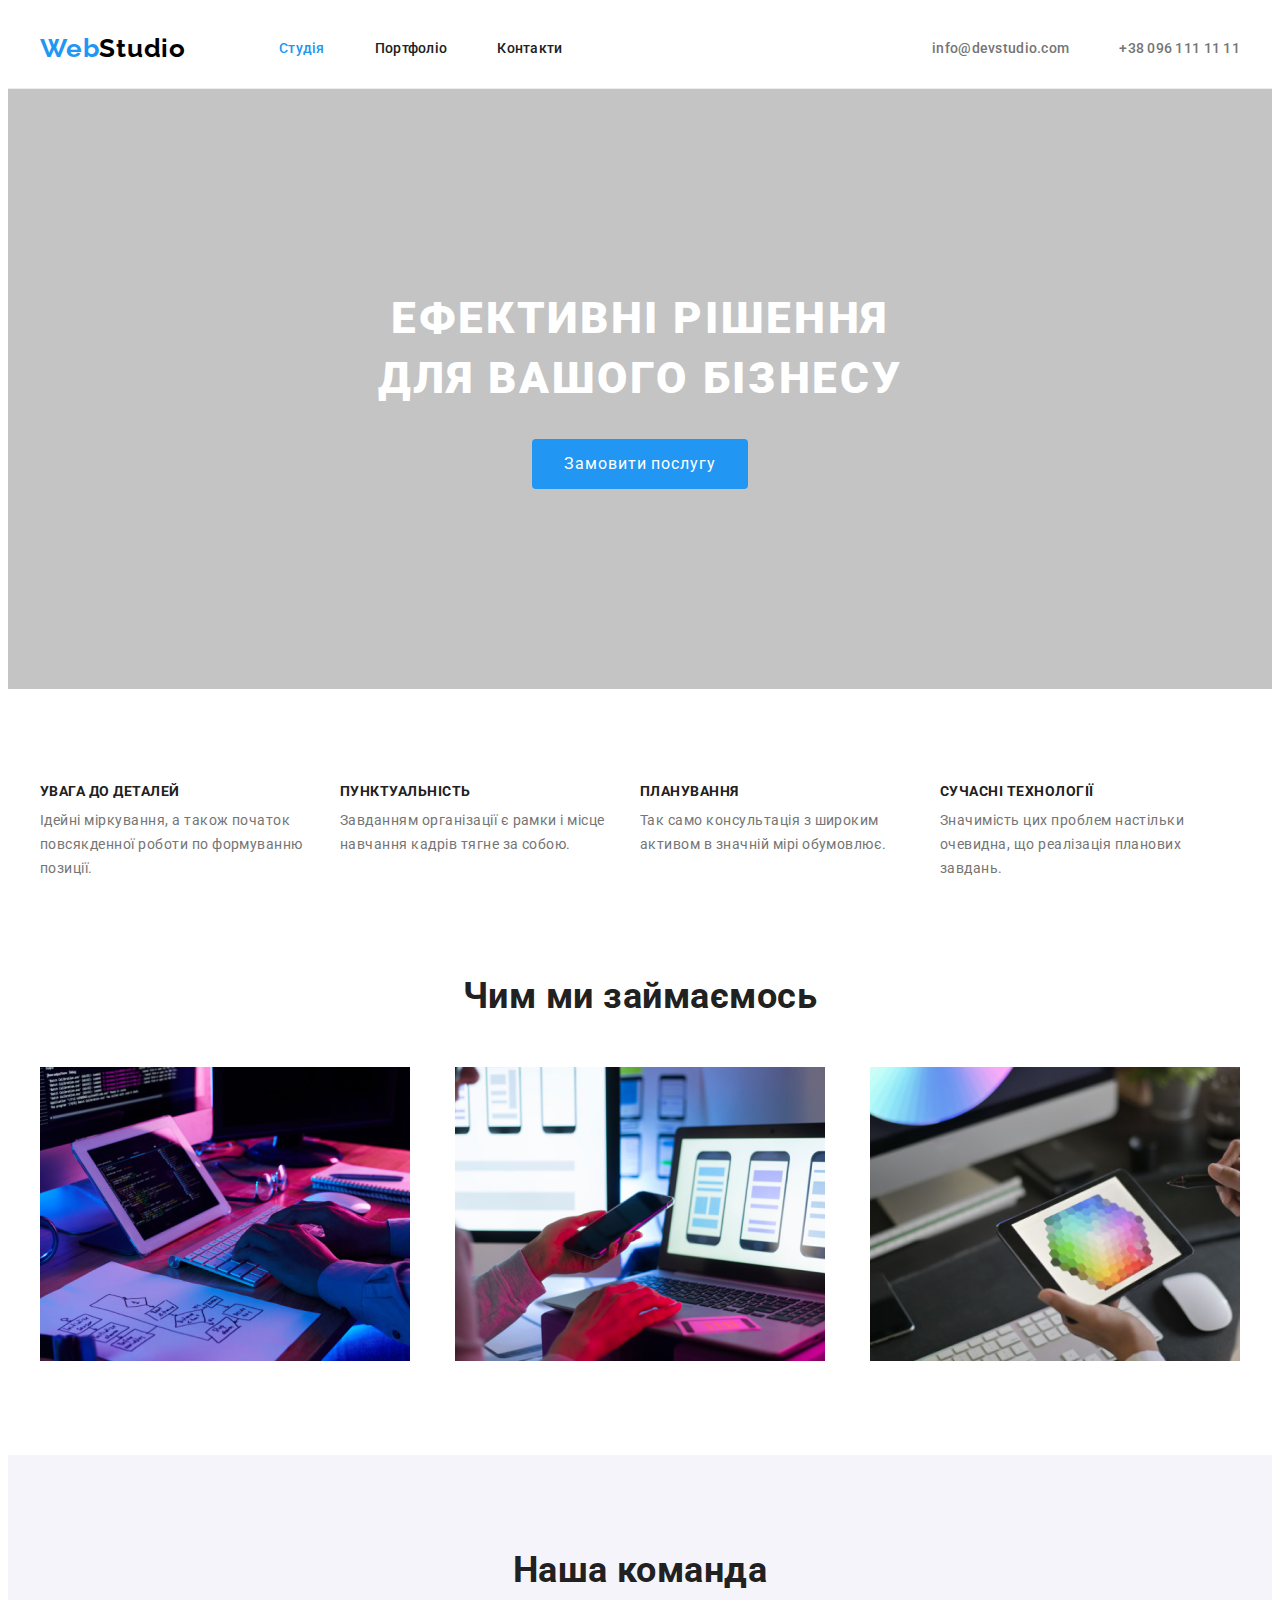
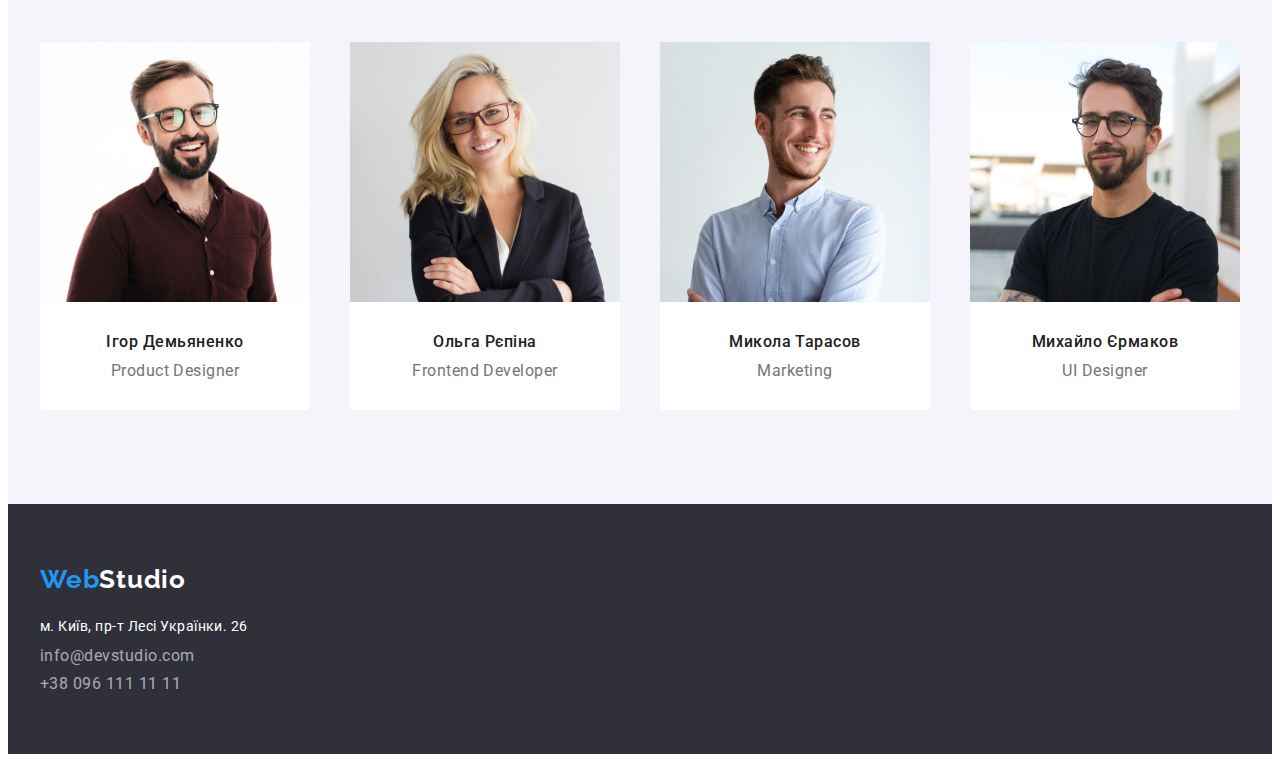
<file: index.html>
<!DOCTYPE html>
<html lang="uk">
<head>
    <link rel="stylesheet" href="https://cdnjs.cloudflare.com/ajax/libs/modern-normalize/1.0.0/modern-normalize.min.css"
        integrity="sha512-ISS7cAi1PEhQ8jnbJpJZMd29NlhNj4AWYyLOSp2CE/CsHxTCu+r+t0D2yoJudVrd0/8fTVPUVDzY5Tvli75u/g=="
        crossorigin="anonymous" />
    <meta charset="UTF-8">
    <meta name="viewport" content="width=device-width, initial-scale=1.0">
    <title>Document</title>
    <link rel="stylesheet" href="./style.css/style.css">
    <link rel="preconnect" href="https://fonts.gstatic.com">
    <link href="https://fonts.googleapis.com/css2?family=Raleway:wght@700&family=Roboto:wght@400;500;700;900&display=swap"
    rel="stylesheet">
</head>
<body>
<!--<div class="oll-page">-->
<header>
    
    <div class="container head">
        
        <nav class="nav-container">
                    <!--Logo Link-->
                <a class="logo" href="./index.html">
                    <span class="logo-letters">Web</span><span>Studio</span>
                </a>
                <ul class="site-nav">
                    <li><a class="studia-page" href="/">Студія</a></li>
                    <li><a class="nav-link" href="./portfolio.html">Портфоліо</a></li>
                    <li><a class="nav-link" href="/">Контакти</a></li>
                </ul>
                 
        </nav>
        <address class="addres-header">
            <a class="contact contact-color-header" href="mailto:info@devstudio.com">info@devstudio.com</a>
            <a class="contact contact-color-header" href="tel:+380961111111">+38 096 111 11 11</a>
        </address>
    </div>

</header>

<main>
    <!--BODY START-->
    
        <!--центральний заголовок-->
        <section class="hero">
    
            
            <div class="container">
                <h1 class="hero-title">Ефективні рішення для вашого бізнесу</h1>
                
            <button type="button" class="button-hero">
                    Замовити послугу
            </button>
            </div>
            
    
        </section>
    
    <!--наші плюси-->
    <section class="specialiti">
        <div class="container">
            <ul class="speciality-container">
                <li class="speciality-block">
                    <h3 class="subtitle">Увага до деталей</h3>
                    <p class="text-paragrph">
                        Ідейні міркування, а також початок повсякденної роботи по формуванню позиції.
                    </p>
                </li>
                <li class="speciality-block">
                    <h3 class="subtitle">
                        Пунктуальність
                    </h3>
                    <p class="text-paragrph">
                        Завданням організації є рамки і місце навчання кадрів тягне за собою.
                    </p>
                </li>
                <li class="speciality-block">
                    <h3 class="subtitle">
                        Планування
                    </h3>
                    <p class="text-paragrph">
                        Так само консультація з широким активом в значній мірі обумовлює.
                        </p>
                </li>
                    <li class="speciality-block">
                        <h3 class="subtitle">
                            Сучасні технології
                        </h3>
                        <p class="text-paragrph">
                            Значимість цих проблем настільки очевидна, що реалізація планових завдань.
                        </p>
        
                    </li>
            </ul>
        </div>
    
    </section>
    <!--Чим ми займаємось-->
    <section class="engage">
        <div class="container">
            <h2 class="engage-title">
                Чим ми займаємось
            </h2>
            <ul class="engage-container">
                <li><img src="./img/box1.png" alt="набирає код на комютері" width="370"></li>
                <li><img src="./img/box2.png" alt="синхронізує телефони" width="370"></li>
                <li><img src="./img/box3.png" alt="малює на планшеті" width="370"></li>
            </ul>
        </div>
            
            
            
        
    
    </section>
    <!--Наша команда-->
    <section class="team">
    <div class="container">
        <h2 class="team-title">
            Наша команда
        </h2>
        <ul class="team-container">
            <li class="team-card">
                
                    <img src="./img/img(3).jpg" width="270" alt="Фото Ігора">
                    
                        <div class="team-card-text">
                            <h4 class="team-name">
                                Ігор Демьяненко
                            </h4>
                            <p>Product Designer</p>
                        </div>
                    
    
            </li>
            <li class="team-card">
                
                    <img src="./img/img(2).jpg" width="270" alt="Фото Ольги">
                    
                    <div class="team-card-text">
                        <h4 class="team-name">
                            Ольга Рєпіна
                        </h4>
                        <p>Frontend Developer</p>
                    </div>
            </li>
            <li class="team-card">
                
                    <img src="./img/img(1).jpg" width="270" alt="Фото Миколи">
                    
                    <div class="team-card-text">
                        <h4 class="team-name">
                            Микола Тарасов
                        </h4>
                        <p>Marketing</p>
                    </div>
            </li>
            <li class="team-card">
                
                    <img src="./img/img.jpg" width="270" alt="Фото Михайла">
                    
                    <div class="team-card-text">
                        <h4 class="team-name">
                            Михайло Єрмаков
                        </h4>
                        <p>UI Designer</p>
                    </div>
            </li>
    
        </ul>
    </div>
    </section>
</main>

<footer>
    <div class="container">
        <a class="logo" href="./index.html">
            <span class="logo-letters">Web</span><span class="logo-letters-waite">Studio</span>
        </a>
        <address>
            <ul class="footer-address">
        
                <li>
                    <a class="address-link"
                        href="https://www.google.com.ua/maps/place/%D0%B1%D1%83%D0%BB%D1%8C%D0%B2%D0%B0%D1%80+%D0%9B%D0%B5%D1%81%D1%96+%D0%A3%D0%BA%D1%80%D0%B0%D1%97%D0%BD%D0%BA%D0%B8,+26,+%D0%9A%D0%B8%D1%97%D0%B2,+02000/@50.4265807,30.5361971,17z/data=!3m1!4b1!4m5!3m4!1s0x40d4cf0e033ecbe9:0x57a4dffefec77da0!8m2!3d50.4265807!4d30.5383858?hl=uk">
        
                        м. Київ, пр-т Лесі Українки. 26
        
                    </a>
                </li>
                <li>
                    <a class="contact contact-color-footer" href="mailto:info@devstudio.com">info@devstudio.com</a>
                </li>
                <li>
                    <a class="contact contact-color-footer" href="tel:+380961111111">+38 096 111 11 11</a>
                </li>
            </ul>
        </address>
        
    </div>
    
</footer>
<!--</div>-->
</body>

</html>
</file>
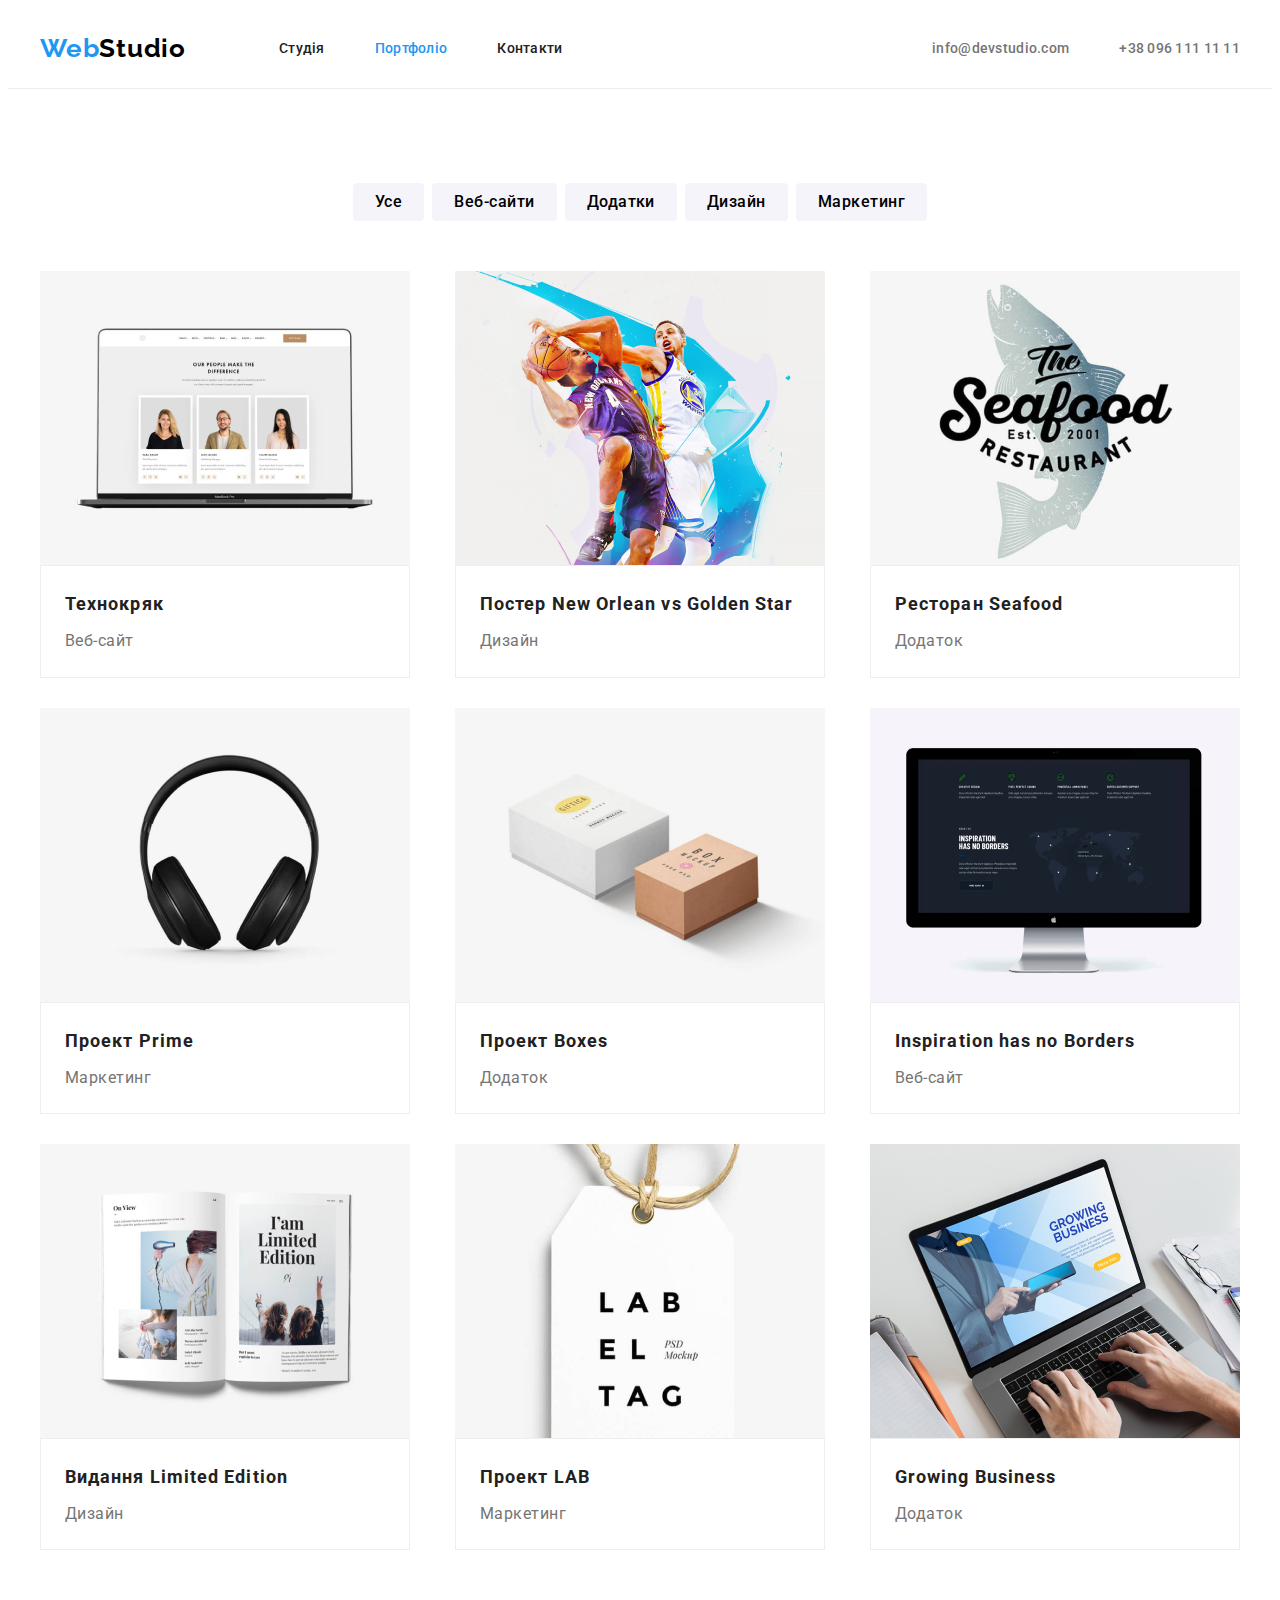
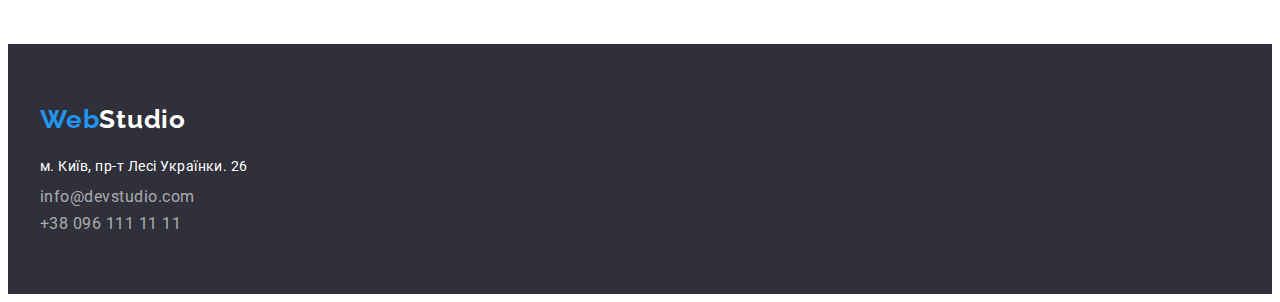
<file: portfolio.html>
<!DOCTYPE html>
<html lang="en">
<head>
    <link rel="stylesheet" href="https://cdnjs.cloudflare.com/ajax/libs/modern-normalize/1.0.0/modern-normalize.min.css"
        integrity="sha512-ISS7cAi1PEhQ8jnbJpJZMd29NlhNj4AWYyLOSp2CE/CsHxTCu+r+t0D2yoJudVrd0/8fTVPUVDzY5Tvli75u/g=="
        crossorigin="anonymous" />
    <meta charset="UTF-8">
    <meta name="viewport" content="width=device-width, initial-scale=1.0">
    <title>Document</title>
    <link rel="stylesheet" href="./style.css/style.css">
    <link rel="preconnect" href="https://fonts.gstatic.com">
    <link href="https://fonts.googleapis.com/css2?family=Raleway:wght@700&family=Roboto:wght@400;500;700;900&display=swap"
        rel="stylesheet">
</head>
<body>
 <!--<div class="oll-page">-->
    <header>
    <div class="container head">
         
         <nav class="nav-container">
                <!--Logo Link-->
            <a class="logo" href="./index.html">
                <span class="logo-letters">Web</span><span>Studio</span>
            </a>
    
            <ul class="site-nav">
                <li><a class="nav-link" href="./index.html">Студія</a></li>
                <li><a class="portfolio-page" href="/">Портфоліо</a></li>
                <li><a class="nav-link" href="/">Контакти</a></li>
            </ul>
    
        </nav>
        <address class="addres-header">
            <a class="contact contact-color-header" href="mailto:info@devstudio.com">info@devstudio.com</a>
            <a class="contact contact-color-header" href="tel:+380961111111">+38 096 111 11 11</a>
        </address>
    </div>
    </header>
    <main class="container">
   <section class="content-container">
        <ul class="filter-container">
            <li><button type="button" class="button-filter">Усе</button></li>
            <li><button type="button" class="button-filter">Веб-сайти</button></li>
            <li><button type="button" class="button-filter">Додатки</button></li>
            <li><button type="button" class="button-filter">Дизайн</button></li>
            <li><button type="button" class="button-filter">Маркетинг</button></li>
        </ul>
        
        
        
            <ul class="primari-container">
                <li class="portfolio-card">
                    <a class="portfolio-link" href="/">
                        <img src="./img/tehnocrack.png" alt="проект з особистими даними" width="370" />
                        <div class="portfolio-card-text">
                        <h3 class="portfolio-title">Технокряк</h4>
                        <p class="portfolio-paragraph">Веб-сайт</p>
                        </div>
                    </a>
                </li>
                <li class="portfolio-card">
                    <a class="portfolio-link" href="/">
                        <img src="./img/poster.png" alt="баскедболіст закидує мяч в кільце" width="370" />
                        <div class="portfolio-card-text">
                            <h3 class="portfolio-title">
                                Постер New Orlean vs Golden Star
                            </h4>
                            <p class="portfolio-paragraph">
                                Дизайн
                            </p>
                        </div>
                    </a>
                </li>
                <li class="portfolio-card">
                    <a class="portfolio-link" href="/">
                        <img src="./img/rest.png" alt="логотип ресторану" width="370" />
                        <div class="portfolio-card-text">
                            <h3 class="portfolio-title">Ресторан Seafood</h4>
                            <p class="portfolio-paragraph">Додаток</p>
                        </div>
                    </a>
                </li>
                <li class="portfolio-card">
                    <a class="portfolio-link" href="/">
                        <img src="./img/headphone.png" alt="чорні навушники" width="370"  />
                        <div class="portfolio-card-text">
                            <h3 class="portfolio-title">Проект Prime</h4>
                            <p class="portfolio-paragraph">Маркетинг</p>
                        </div>
                    </a>
                </li>
                <li class="portfolio-card">
                    <a class="portfolio-link" href="/">
                        <img src="./img/boxes.png" alt="дві коробки" width="370"  />
                        <div class="portfolio-card-text">
                            <h3 class="portfolio-title">Проект Boxes</h4>
                            <p class="portfolio-paragraph">Додаток</p>
                        </div>
                    </a>
                </li>
                <li class="portfolio-card">
                    <a class="portfolio-link" href="/">
                        <img src="./img/inspiration.png" alt="компютер з відкритою сторінкою" width="370"  />
                        <div class="portfolio-card-text">
                            <h3 class="portfolio-title">Inspiration has no Borders</h4>
                            <p class="portfolio-paragraph">Веб-сайт</p>
                        </div>
                    </a>
                </li>
                <li class="portfolio-card">
                    <a class="portfolio-link" href="/">
                        <img src="./img/edition.png" alt="розгорнута книга" width="370"  />
                        <div class="portfolio-card-text">
                            <h3 class="portfolio-title">Видання Limited Edition</h4>
                            <p class="portfolio-paragraph">Дизайн</p>
                        </div>
                    </a>
                </li>
                <li class="portfolio-card">
                    <a class="portfolio-link" href="/">
                        <img src="./img/lab.png" alt="напис Labeltag" width="370"  />
                        <div class="portfolio-card-text">
                            <h3 class="portfolio-title">Проект LAB</h4>
                            <p class="portfolio-paragraph">Маркетинг</p>
                        </div>
                    </a>
                </li>
                <li class="portfolio-card">
                    <a class="portfolio-link" href="/">
                        <img src="./img/business.png" alt="відкритий ноутбук" width="370"  />
                        <div class="portfolio-card-text">
                            <h3 class="portfolio-title">Growing Business</h4>
                            <p class="portfolio-paragraph">Додаток</p>
                        </div>
                    </a>
                </li>
            </ul>
        
   </section>
    </main>
    <footer>
        <div class="container">
            <a class="logo" href="./index.html">
                <span class="logo-letters">Web</span><span class="logo-letters-waite">Studio</span>
            </a>
            <address>
                <ul class="footer-address">
            
                    <li>
                        <a class="address-link"
                            href="https://www.google.com.ua/maps/place/%D0%B1%D1%83%D0%BB%D1%8C%D0%B2%D0%B0%D1%80+%D0%9B%D0%B5%D1%81%D1%96+%D0%A3%D0%BA%D1%80%D0%B0%D1%97%D0%BD%D0%BA%D0%B8,+26,+%D0%9A%D0%B8%D1%97%D0%B2,+02000/@50.4265807,30.5361971,17z/data=!3m1!4b1!4m5!3m4!1s0x40d4cf0e033ecbe9:0x57a4dffefec77da0!8m2!3d50.4265807!4d30.5383858?hl=uk">
            
                            м. Київ, пр-т Лесі Українки. 26
            
                        </a>
                    </li>
                    <li>
                        <a class="contact contact-color-footer" href="mailto:info@devstudio.com">info@devstudio.com</a>
                    </li>
                    <li>
                        <a class="contact contact-color-footer" href="tel:+380961111111">+38 096 111 11 11</a>
                    </li>
                </ul>
            </address>
            
        </div>
        
    </footer>
    
 <!--</div>-->
</body>
</html>
</file>
<file: style.css/style.css>
:root  {
         /* ширина сторінки і блоків*/
    --page-max-width: 1600px;
    --content-max-width: 1200px;

         /* кольри*/
    --primary-text-color: #757575;
    --title-text-color: #212121;
    --accent-color: #2196f3;
    --primari-white-color: #ffffff;
}

body{
    font-family: 'Roboto', sans-serif;
  line-height: 1.17;
  color: var(--primary-text-color);
  letter-spacing: 0.03em;
  
  
  background-color: var(--primari-white-color);
}
    /* основні розміри сторінки*/

/*.oll-page {
    display: block;
    margin-right: auto;
    margin-left: auto;
    max-width: var(--page-max-width);
    background-color: #E5E5E5;
    background-color: var(--primari-white-color);
}*/

.container {
    display: block;
    margin-left: auto;
    margin-right: auto;

    width: var(--content-max-width);
    padding-right: 15px;
    padding-left: 15px;
}

        /*CSS правила по тегам в основному скидання 
        автоматичних налаштувань*/

ul {
    padding: 0;
}
        
li {
    list-style-type: none;
}

address {
    font-style: normal;
}

a {
    text-decoration: none;
}

p {
    margin: 0;
}

h4{
    margin: 0;
}

img {
    display: block;
}
        /*кнопки мають спільні значення */

button {
    font-family: inherit;
    border-radius: 4px;
    border: transparent;
}

    /*спільне в заголовках*/

h2,
h3 {
    font-weight: 700;
    
    color: var(--title-text-color);
}




        /*усе про хедер одразу задам лінію через тег*/
 
header {
    border-bottom: 1px solid #ECECEC;
}
.head {
    display: flex;
    
    justify-content: space-between;

    font-weight: 500;
    font-size: 14px;
    
    letter-spacing: 0.02em;
}

.nav-container {
    display: flex;
  align-items: center;
}

.site-nav {
    display: flex;
    margin-top: 0;
    margin-bottom: 0;
    margin-left: 93px;
    
}

  .site-nav li {
    margin-right: 50px;
    
}
  
  .site-nav li:last-child {
    margin-right: 0;
}
  
.nav-link {
    color: var(--title-text-color);
}
.site-nav a {
    display: block;
    padding-top: 32px;
    padding-bottom: 32px;
}

.contact-color-header {
    color: var(--primary-text-color);
}

.addres-header{
    display: flex;
}

.addres-header a {
    display: block;
    padding-top: 32px;
    padding-bottom: 32px;
}
    
.addres-header a + a {
    margin-left: 50px;
}

.studia-page,
.portfolio-page {
  text-decoration: none;

  color: var(--accent-color);
}

.contact:hover ,:focus {
    color: var(--accent-color);
}




    /* Логотип і для хедера і для футера*/
.logo {
    font-family: 'Raleway', sans-serif;
    font-weight: 700;
    font-size: 26px;
    line-height: 1.19;
    letter-spacing: 0.03em;
    
    
    
    color: #000000;
}
.logo-letters {
    color: var(--accent-color);
    
}
.logo-letters-waite {
    color: var(--primari-white-color);
    
}    
  
        /*усе про футер*/
        
        
footer {
    width: var(--primary-width-container);
    margin: 0;
    padding-top: 60px;
    padding-bottom: 60px;
          
    background-color: #2f303a;
}

.footer-address {
    padding: 0;
    margin-top: 20px;
    margin-bottom: 0;
}

.footer-address li + li {
    margin-top: 9px;
}

.address-link {
    display: inline-block;
    
    font-size: 14px;
    line-height: 1.71;
    color: var(--primari-white-color);
}

.contact-color-footer {
    
    color: rgba(255, 255, 255, 0.6)
}

  /* main*/

  /* СТУДІЯ */
  /* наш герой */
  .hero {
    
    margin-bottom: 0;
    padding-top: 200px;
    padding-bottom: 200px;
    
  
    background-color: #C4C4C4;;
  }

  

  .hero-title {
    width: 600px;
    margin-top: 0;
    margin-right: auto;
    margin-bottom: 30px;
    margin-left: auto;
  
    font-weight: 900;
    font-size: 44px;
    line-height: 1.36;
    letter-spacing: 0.06em;
    text-transform: uppercase;
    
    text-align: center;
  
    color: var(--primari-white-color);
  }

  /*кнопка замовити послугу*/
.button-hero {
    display: block;
    padding: 10px 32px;
    margin-top: 0;
    margin-right: auto;
    margin-bottom: 0px;
    margin-left: auto;
  
    font-size: 16px;
    line-height: 1.88;
    letter-spacing: 0.06em;
    
  
    background-color: var(--accent-color);
    color: var(--primari-white-color);
  }
  .button-hero:hover,
  :focus {
    
    background-color: #188ce8, 100%;
  }

   /* секція наші плюси */

   .specialiti {
    margin: 0;
    padding: 94px 0;
   }

   .speciality-container {
    display: flex;
    margin-top: 0;
    margin-right: auto;
    margin-bottom: 0;
    margin-left: auto;
    
  }

  .speciality-block {
    display: block;
    width: 270px;
  }

  .speciality-container .speciality-block + .speciality-block {
    margin-left: 30px;
  }
  
  .subtitle {
    text-transform: uppercase;
    margin-top: 0;
    margin-right: 0;
    margin-bottom: 10px;
    margin-left: 0;
    font-size: 14px;
  }

  .text-paragrph {
    line-height: 1.71;
    font-weight: 400;
    font-size: 14px;
    margin: 0;
  
  }

  /*чим ми займаємось*/

.engage-title {
    margin-top: 0;
    margin-right: auto;
    margin-bottom: 50px;
    margin-left: auto;
    text-align: center;

    font-size: 36px;
}

.engage {
    padding: 0 0 94px 0;
}

.engage-container {
    display: flex;
    justify-content: space-between;
    
    margin: 0 auto 0 auto;
   /* padding-bottom: 94px;*/
    
}

/* наша команда */

.team {
    margin: 0;
    padding: 94px 0;
    background-color: #f5f4fa;
}
.team-title {
    margin-top: 0;
    margin-right: auto;
    margin-bottom: 50px;
    margin-left: auto;
    text-align: center;

    font-size: 36px;
}

.team-container {
  
    display: flex;
    justify-content: space-between;
    margin: 0 auto;
  }

.team-card {
    width: 270px;
    text-align: center;
    border-radius: 4px;
  
    background-color: var(--primari-white-color);
}



.team-card-text {
    display: block;
    padding-top: 30px;
    padding-bottom: 30px;

    font-size: 16px;
    line-height: 1.19;

    font-weight: 400;
}

.team-name{
    margin-bottom: 10px;
    font-weight: 500;

    color: var(--title-text-color);
}

/* сторінка портфоліо */

.content-container {
    text-align: center;
    
    margin: 0 auto;
    padding-top: 94px;
    padding-bottom: 94px;
    
}

.filter-container {
    display: inline-flex;
    
    margin-top: 0;
    margin-right: auto;
    margin-bottom: 50px;
    margin-left: auto;
    padding: 0;
    
}

.filter-container li + li {
    margin-left: 8px;
}

.button-filter {
    display: inline-block;
    
    padding: 6px 22px;
    line-height: 1.63;
    font-weight: 500;
    font-size: 16px;
    letter-spacing: inherit;
  
    background-color: #f5f4fa;
}

.button-filter:focus ,
.button-filter:hover {
  background-color: var(--accent-color);
  color: var(--primari-white-color);
}

.button-filter:active {
  line-height: 1.63;

  background-color: var(--accent-color);
  color: var(--primari-white-color);
}

.primari-container {
    display: flex;
    flex-wrap: wrap;
    justify-content: space-between;
    padding: 0;
    margin: 0;
}
    
.portfolio-card {
      
    margin-top: 30px;
    margin-right: 0;
    margin-bottom: 0;
    margin-left: 30px;
    width: 370px;
    text-align: left;
    background-color: var(--primari-white-color);
}
    
.portfolio-card-text {
    border: 1px solid #EEEEEE;
    padding: 20px 24px;
}

.portfolio-card:nth-child(3n+1) {
    margin-left: 0;
}
    
.portfolio-card:nth-child(-n+3) {
    margin-top: 0;
}
    
    
    
    
.portfolio-title {
    line-height: 2;
    font-weight: 700;
    font-size: 18px;
    text-transform: none;
    margin-top: 0;
    margin-right: 0;
    margin-bottom: 4px;
    margin-left: 0;
    letter-spacing: 0.06em;
}
    
.portfolio-paragraph {
    line-height: 1.88;
    font-weight: 400;
    font-size: 16px;
    margin: 0;
      
    
    color: var(--primary-text-color);
}
</file>
